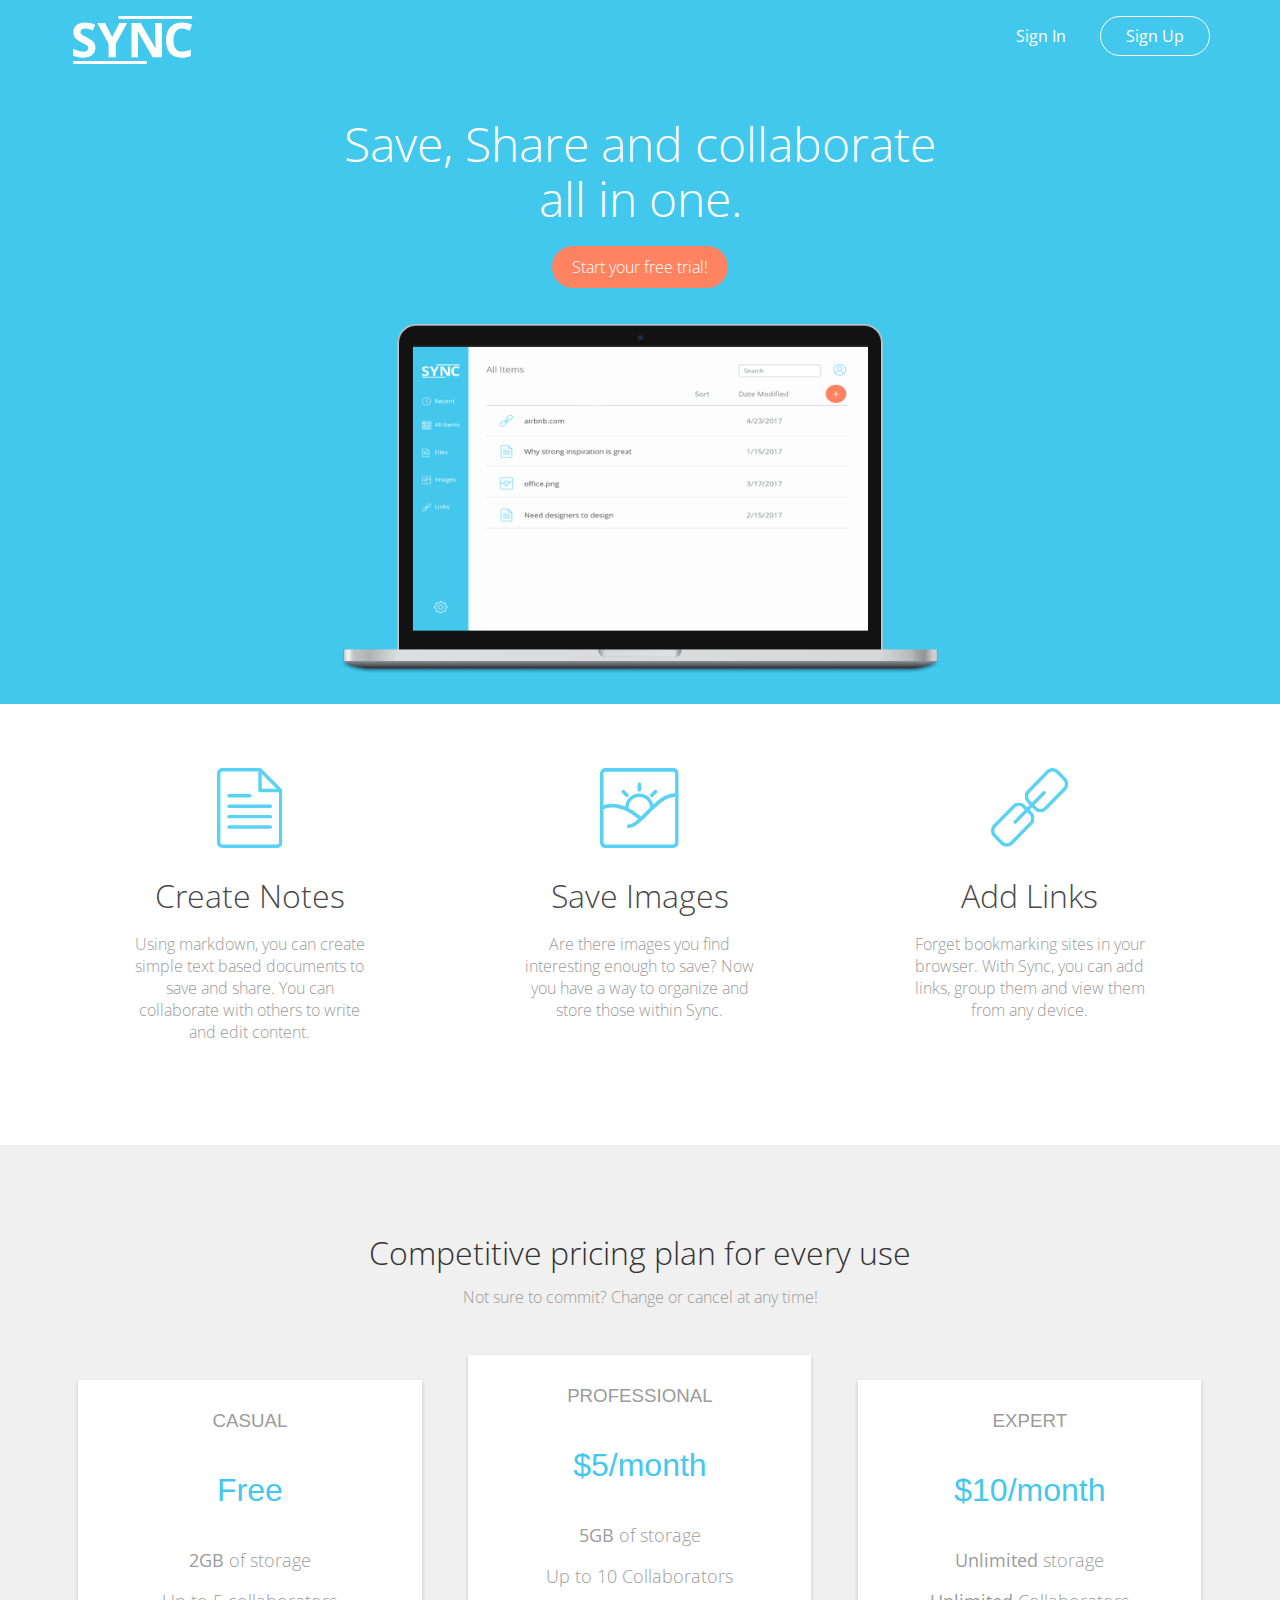
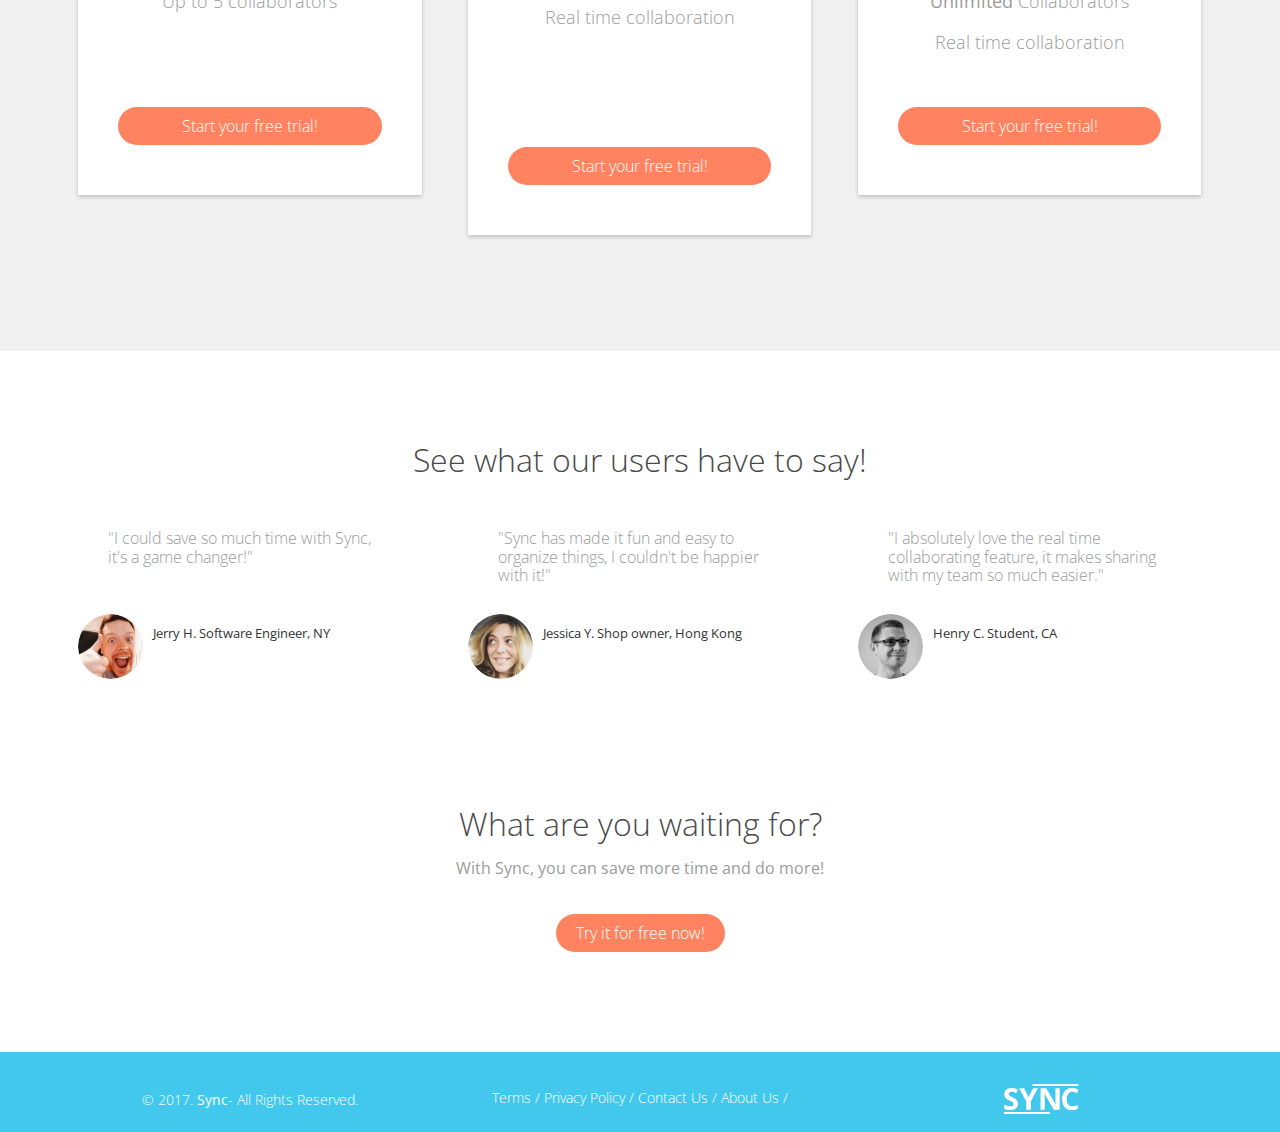
<file: index.html>
<!DOCTYPE html>
<html lang="en-us">
<head>
  <meta http-equiv="X-UA-Compatibl" content="IE-Edge">
  <meta charset="8">
  <title>Save, share and collaborate | Sync </title>

  <!-- Google Fonts -->
  <link href="https://fonts.googleapis.com/css?family=Heebo|Open+Sans:300,400" rel="stylesheet">

  <!--CSS-->
  <link rel="stylesheet" type="text/css" href="CSS/normalize.css">
  <link rel="stylesheet" type="text/css" href="CSS/style.css">
  <link rel="stylesheet" type="text/css" href="CSS/font-awesome.css">
  <link rel="stylesheet" type="text/css" href="CSS/animate.css">
</head>

<body>
<div>

  <header>
   <nav class="container">
       <a href="index.html" class="site-logo">
        <img src="Images/Logo.svg" alt="Sync">
       </a>
       <ul class="fix">
         <li><a href="signin.html">Sign In</a></li>
         <li class="btn-outline"><a href="signup.html">Sign Up</a></li>
       </ul>
   </nav>
   <div class="container hero">
     <h1 class="animated fadeIn">Save, Share and collaborate
     <br/>all in one.</h1>
     <a href="signup.html" class="btn">Start your free trial!</a>
     <img src="Images/screenshot.png" class="front-image" alt="Sync">
   </div>
  </header>
  <main role="main">

  <!--Benefits-->
    <section class="benefits">
      <ul class="container">
          <li class="one-third">
            <img src="Images/Files-blue.svg" alt="Create Notes">
            <h2>Create Notes</h2>
            <p>Using markdown, you can create simple text based documents to save and share. You can collaborate with others to write and edit content.</p>
          </li>
          <li class="one-third">
          <img src="Images/Images-blue.svg" alt="Save Images">
            <h2>Save Images</h2>
            <p>Are there images you find interesting enough to save? Now you have a way to organize and store those within Sync.</p>
          </li>
          <li class="one-third"> 
            <img src="Images/Links-blue.svg" alt="Add Links"> 
            <h2>Add Links</h2>
            <p>Forget bookmarking sites in your browser. With Sync, you can add links, group them and view them from any device.</p>
          </li>
      </ul>
    </section>

  <!--Pricing-->
  <section class="pricing">
    <div class="container">
      <h2>Competitive pricing plan for every use</h2>
        <p>Not sure to commit? Change or cancel at any time!</p>
    </div>
    <ul class="container">
      <li class="one-third">
        <div class="box">
          <h3>Casual</h3>
          <h4>Free</h4>
          <ul>
            <li><strong>2GB</strong> of storage</li>
            <li>Up to 5 collaborators</li>
          </ul>
          <a href="signup.html" class="btn">Start your free trial!</a>
        </div>
      </li>
      <li class="one-third">
        <div class="box middle">
          <h3>Professional</h3>
          <h4>$5/month</h4>
          <ul>
            <li><strong>5GB</strong> of storage</li>
            <li>Up to 10 Collaborators</li>
            <li>Real time collaboration</li>
          </ul>
          <a href="signin.html" class="btn">Start your free trial!</a>
        </div>
      </li>
      <li class="one-third">
        <div class="box">
          <h3>Expert</h3>
          <h4>$10/month</h4>
          <ul>
            <li><strong>Unlimited</strong> storage</li>
            <li><strong>Unlimited</strong> Collaborators</li>
            <li>Real time collaboration</li>
          </ul>
          <a href="signin.html" class="btn">Start your free trial!</a>
        </div>
      </li>
    </ul>
  </section>
  
  <!--Testimonials-->
  <section class="testimonials">
    <div class="container">
      <h2>See what our users have to say!</h2>
    </div>
    <ul class="container">
      <li class="one-third">
        <blockquote class="quotestyle">"I could save so much time with Sync, it's a game changer!"</blockquote>
          <img src="Images/Person1.png">
        <p class="name">Jerry H. Software Engineer, NY</p>
      </li>
      <li class="one-third">
      <blockquote class="quotestyle">"Sync has made it fun and easy to organize things, I couldn't be happier with it!"</blockquote>
          <img src="Images/Person2.png">
        <p class="name">Jessica Y. Shop owner, Hong Kong</p>
      </li>
      <li class="one-third">
        <blockquote class="quotestyle">"I absolutely love the real time collaborating feature, it makes sharing with my team so much easier."</blockquote>
          <img src="Images/Person3.png">
        <p class="name">Henry C. Student, CA</p>
    </ul>
  </section>
  </main>
  <!--Call to action-->
  <section>
    <div class="calltoaction">
    <h2 class="title">What are you waiting for?</h2>
      <p class="color">With Sync, you can save more time and do more!</p>
        <a href="signup.html" class="btn call">Try it for free now!</a>
    </div>
  </section>
  <!--Footer-->
  <footer>
    <div class="container footer-nav-block">
      <div class="left-footer-block one-third">
        <p class="copyright-block">&copy; 2017. <strong>Sync</strong>- All Rights Reserved.</p>
      </div>
      <nav class="link-block middle-fotter-block one-third">
        <ul>
          <li><a href="">Terms</a></li> /
          <li><a href="">Privacy Policy</a></li> /
          <li><a href="">Contact Us</a></li> /
          <li><a href="">About Us</a></li> /
        </ul>
      </nav>
      <div class="right-footer-block one-third">
        <img class="logo" src="Images/site-logo.png" alt="Sync"/>
      </div>
    </div>
  </footer>
</div>
</body>
</html>
</file>
<file: CSS/style.css>
html, body {
  overflow-x:hidden;
}

body {
  font-family: 'Open Sans', Helvetica, sans-serif;
  color: #333333;
}


h1 {
  font-family: 'Open Sans', Helvetica, sans-serif;
  font-size: 36px;
}

h2 {
  font-size:24px;
  margin-bottom: 5px;
}

.fix {
  padding:0;
}

p{
  font-size: 16px;
  line-height: 19px;
  font-weight:100px;
}

.front-image {
  width: 600px;
}

/*grid*/
.container {
  margin-right: auto;
  margin-left: auto;
  padding-left: 15px;
  padding-right: 15px;
  position: relative;
}

.container:before,
.container:after {
  content: " ";
  display: table;
}

.container:after {
  clear: both;
 
}

.one-half, .one-third, .one-fourth {
  width: 96%;
  float: left;
  position: relative;
  min-height: 1px;
  margin: 0 2% 20px;
}

 /*header*/
 header {
   color:#FFFFFF;
   background: #43C8ED;
 }

 header nav {
   padding:1em 0;
 }
 header nav ul {
   display:inline;
   text-align: right;
   float:right;
   margin:0;
 }
 header nav ul > li {
   list-style-type: none;
   display: inline-block;
   margin:0 15px;
 }
 header nav ul > li.btn-outline {
   padding:10px 25px;
   border:1px solid #FFFFFF;
   border-radius: 50px;
 }
 header nav ul > li.btn-outline:hover {
   background:#FFFFFF;
 }
 header nav ul > li > a {
   color:#FFFFFF;
   text-decoration: none;
 }
 header nav ul > li.btn-outline:hover > a {
   color:#34495E;
 }

 header .hero {
   text-align: center;
   display:block;
   position: relative;
   padding-bottom: 30px;
 }
 header .hero h1 {
   font-size:48px;
   font-weight: 100;
 }
 header .hero p {
   font-size: 22px;
   line-height: 26px;
   font-weight: 100;
   margin:10px 0 40px;
 }
 header .hero img {
   display: block;
   margin:3em auto 0;
 }

  /* BENEFITS */
 .benefits {
   text-align: center;
   display:block;
   position:relative;
 }

 .benefits ul {
   margin: 0 auto;
   padding:4em 0;
 }
 .benefits ul li {
   list-style-type: none;
   display: inline-block;
 }

 .benefits h2 {
   color:#4A4A4A;
   font-weight: 200;
   font-size: 32px;
 }
 
 .benefits p {
  margin: 18px auto;
  width: 70%;
  font-weight: 100;
  color: #9B9B9B;
  line-height: 22px;
 }

 .benefits img {
  height: 80px;
 }

   /* PRICING */
 .pricing {
   background: #f0f0f0;
   background-size:cover;
   text-align: center;
   padding:4em 0;
 }
 .pricing h2 {
   color:#;
   font-weight: 200;
   font-size: 32px;
 }

 .pricing p {
  color: #9B9B9B;
  font-weight: 200;
 }


 .pricing ul {
   margin:0 auto;
   padding:2em 0;
 }
 .pricing ul li {
   list-style-type: none;
 }

 .box {
   padding:0 15px 15px;
   background: #FFFFFF;
   box-shadow: 0px 2px 4px 0px rgba(0,0,0,0.20);
   min-height: 400px;
   position: relative;
   margin-top: 25px;
 }

 .box.middle {
   min-height: 465px;
   margin-top:0px;
 }

 .box h3 {
   font-family: "Open-Sans", Helvetica, Arial, sans-serif;
   font-weight: 300;
   text-transform: uppercase;
   text-align: center;
   margin:0 -15px 40px;
   padding-top: 30px;
   color: #9B9B9B;
 }
 
  .box h4 {
   font-family: "Open-Sans", Helvetica, Arial, sans-serif;
   font-size:32px;
   font-weight: 300;
   margin:40px 0 10px;
   color:#43C8ED;
 }

 .box ul li {
   font-size:18px;
   margin-bottom:20px;
   font-weight: 100;
   color: #9B9B9B;
 }
 
  .box .btn {
   position:absolute;
   bottom:50px;
   left:40px;
   right:40px;
 }
 .small {
   font-size: 12px;
   color: #FEFEFE;
   line-height: 15px;
   font-style:italic;
 }

   /* BUTTONS */
 .btn {
   border-radius: 50px;
   color:#FFFFFF;
   font-weight: 100;
   text-decoration: none;
   padding:10px 20px;
   background: #FF8360;
 }
 
  /* TESTIMONIALS */
 .testimonials {
   padding:4em 0;
   text-align: center;
 }
 .testimonials h2 {
   color:#4A4A4A;
   font-weight: 200;
   font-size: 32px;
 }
 .testimonials ul li {
   list-style-type: none;
 }
 .testimonials blockquote {
   font-weight: 200;
   color:#9B9B9B;
   text-align: left;
   position: relative;
   padding:30px;
   width:auto;
   margin:0;
 }

  .testimonials img {
   height: 65px;
   width: 65px;
   border-radius:50%;
   float: left;
   display: inline-block;
   margin:20px 10px 0 0;
 }
 .testimonials p.name {
   float: left;
   display: inline-block;
   text-align: left;
   font-size:13px;
   margin-top: 30px;
 }

 .quotestyle {
  height: 35px;
 }
 
  /* CALLTOACTION */ 
 .calltoaction {
    text-align: center;
    margin-bottom: 100px;
 }
 
 .title {
    font-weight: 200;
    font-size: 32px;
    color:#4A4A4A;
 }
 
 .color {
    color:#9B9B9B;
 }
 
 .call {
    margin-top: 20px;
    display:inline-block;
 }

  /* FOOTER */
 footer {
   background-color: #43C8ED;
   color: #FFFFFF;
   height: 80px;
   position: relative;
   overflow: hidden;
   z-index: 0;
 }
 footer p, footer nav ul {
   font-size:14px;
   font-weight:100;
   text-align: center;
   margin: 10px auto 0;
   
 }
 footer nav ul li {
   list-style-type: none;
   display: inline;
 }
 footer nav ul li a {
   color:#FFFFFF;
   text-decoration: none;
 }
 
 footer .logo{
  height: 30px;
   padding: 30px 0;
   margin: 0 auto;
   display: block;
 }

 /*Dashboard*/


.dashboard {
  background:#FDFDFD;
}


.left-nav {
   height: 100%;
   width:10%;
   color:#FFFFFF;
   background: #43C8ED;
   float:left;
   position: fixed;
   position:absolute;
   display:block;
   -webkit-transition: all 0.3s ease-in-out;
   -moz-transition: all 0.3s ease-in-out;
   -o-transition: all 0.3s ease-in-out;
   transition: all 0.3s ease-in-out;
   transform: translate(-280px,0);
     -webkit-transform: translate(-280px,0); /** Chrome & Safari **/
     -o-transform: translate(-280px,0); /** Opera **/
     -moz-transform: translate(-280px,0); /** Firefox **/
 }

.left-nav.open {
   display:block;
   width: 55px;
   background: #43C8ED;
   -webkit-transition: all 0.3s ease-in-out;
      -moz-transition: all 0.3s ease-in-out;
        -o-transition: all 0.3s ease-in-out;
           transition: all 0.3s ease-in-out;
   transform: translate(0,0);
     -webkit-transform: translate(0,0); /** Chrome & Safari **/
     -o-transform: translate(0,0); /** Opera **/
     -moz-transform: translate(0,0); /** Firefox **/
     z-index: 100;
 }

 .hamburger {
   position:absolute;
   z-index: 1000;
   background:#43C8ED;
   color:#FFF;
   text-decoration: none;
   font-size: 22px;
   padding: 10px 15px;
   border-radius: 4px;
   left: 5px;
   top: 15px;
 }

  @media (min-width:992px) {
   .left-nav {
     height: 100vh;
     width:10%;
     color:#FFFFFF;
     background: #43C8ED;
     position: fixed;
     display:block;
     transform: translate(0,0);
     -webkit-transform: translate(0,0); /** Chrome & Safari **/
     -o-transform: translate(0,0); /** Opera **/
     -moz-transform: translate(0,0); /** Firefox **/
   }

   .left-nav.open {
     width:10%;
     transform: translate(0,0);
     -webkit-transform: translate(0,0); /** Chrome & Safari **/
     -o-transform: translate(0,0); /** Opera **/
     -moz-transform: translate(0,0); /** Firefox **/
   }

   .hamburger {
     display:none;
   }
 }

 .left-nav {
     height: 100vh;
     width: 10%;
     color: #FFFFFF;
     background-color: #43C8ED;
     float: left;
     display: block;
     position: fixed;
 }


.site-logo {
    padding: 20px 18px;
    width: 70%; 
}

.left-nav ul {
  padding-left: 10px;
}

.left-nav ul li {
  list-style-type: none;
  padding: 10px;
}

.items-li {
  line-height: 40px;
  font-size: 14px;
}

.left-nav .items ul li img {
  height: 25px;
  vertical-align: middle;
}

#left-nav-notes {
  padding-right: 4px;

}

.left-nav .items ul li a {
  color: #FFFFFF;
  text-decoration: none;
  font-weight: 100;
}


.left-nav .items ul li a:active {
  color: #7B858A;
}


.left-nav-setting img {
  height: 25px;
  display: block;
  margin: auto;
  padding-top: 180px;
}

/*Content*/

.content {
  margin: 20px auto auto 200px;
  position: relative;
}

.nav-btn {
   display: inline-block;
   border-radius: 50%;
   color:#FFFFFF;
   font-weight: 100;
   text-decoration: none;
   background: #FF8360;
   height: 50px;
   width: 50px;
   text-align: center;
   line-height: 50px;
   float: right;
   margin-right: 10%;
 }


.content-header h2 {
  display: inline;
  color: #7B858A;
  font-weight: 100;
}


.content-header form {
  display: inline;
  float: right;
  margin-right: 10%;

}

::placeholder {
  font-family: 'Open Sans', Helvetica, sans-serif;
  font-weight: 100;
}

.content-header-bottom ul li:first-child {
  list-style: none;
  height: 18px;
}
.content-header-bottom:after {
  content: "";
  display: table;
  clear: both;
}


.content-tab {
  text-decoration: none;
  display: inline-block;
  color: #7B858A;
  font-weight:100;
  font-size: 14px;
  float: right;
  margin-right: 10%;

}


.content-main-file ul li {
  list-style: none;
  padding: 8px 0;
  vertical-align: middle;
}

.content-main-file li a {
  text-decoration: none;
  color: #7B858A;
  font-weight: 100;
  padding-left: 20px;
}

.content-main-file-date {
  display: inline;
  font-size: 14px;
  color: #7B858A;
  font-weight: 100;
  float:right;
  margin: 0 26.5% 0 0;
  padding-top: 5px;
}


.content-main-file li img {
  height: 30px;
  vertical-align: middle;
}

.content-top-line {
  width: 90%;
  height: 1px;
  background-color: #9B9B9B;
  margin-top: 5px;
}

.content-middle-line {
  width: 90%;
  height: 1px;
  background-color: #D6D4D7;
}

 /*Image.html*/

.top-nav {
  height: 70px;
  background-color: #43C8ED;
  overflow: hidden;

 }

.fa {
  color: #FFFFFF;
  padding-left: 25px;
}

.top-nav-images {
  margin-right: 40px;
  display: inline-block;
  float:right;
  padding-top: 23px;
}
.top-nav-images img {
  height: 20px;
  margin: 0 5px;
}

.top-text {
  color: #FFFFFF;
  font-weight: 100;
  display: inline-block;
  font-size: 14px;
  margin: 0px;
  padding-top: 23px;
  padding-left: 30px;
}

.images-all-photos {
  height: 200px;
  display: block;
  margin: auto;
  padding: 20px;

}
 
 
 /*MEDIA QUERY*/

 @media (max-width: 450px) {
  .front-image {
    width: 200px;
  }
}


@media (max-width: 800px) {
  .content {
    margin: 20px auto auto 100px;
  }
}

@media (max-width: 600px) {
  .front-image {
    width: 400px;
  }

  .content-main-file-date {
    display: none;
  }

  .content-tab {
    display: none;
  }
  .nav-btn {

  }
}


@media (min-width: 768px) {
  .container {
    width: 750px;
  }

}

@media (min-width: 992px) {
   .container {
     width: 970px;
   }

   .one-half {
     width: 46%;
   }

   .one-third {
     width: 29.33%;
   }
   
    footer{
     background-color: #43C8ED;
   }
   footer p, footer nav ul{
     padding: 2em 0;
 
   }
   footer .right-footer-block {
     background-color: #43C8ED;
   }
   footer .logo{
     padding: 2em 0 2em 1.5em;
   }
 }

 @media (max-width: 1100px) {
  .items-text {
    display: none;
  }

  .items-img {
    text-align: center;
  }

  .left-nav ul {
    padding: 0px;
  }

  .left-nav ul li {
    text-align: center;
  }
 }


 @media (min-width: 1200px) {
   .container {
     width: 1170px;
   }
}

@media (min-width: 5000px) {
  .container {
    width: 4000px;
  }
  .header .hero h1 {
    font-size: 200px;
  }
}
</file>
